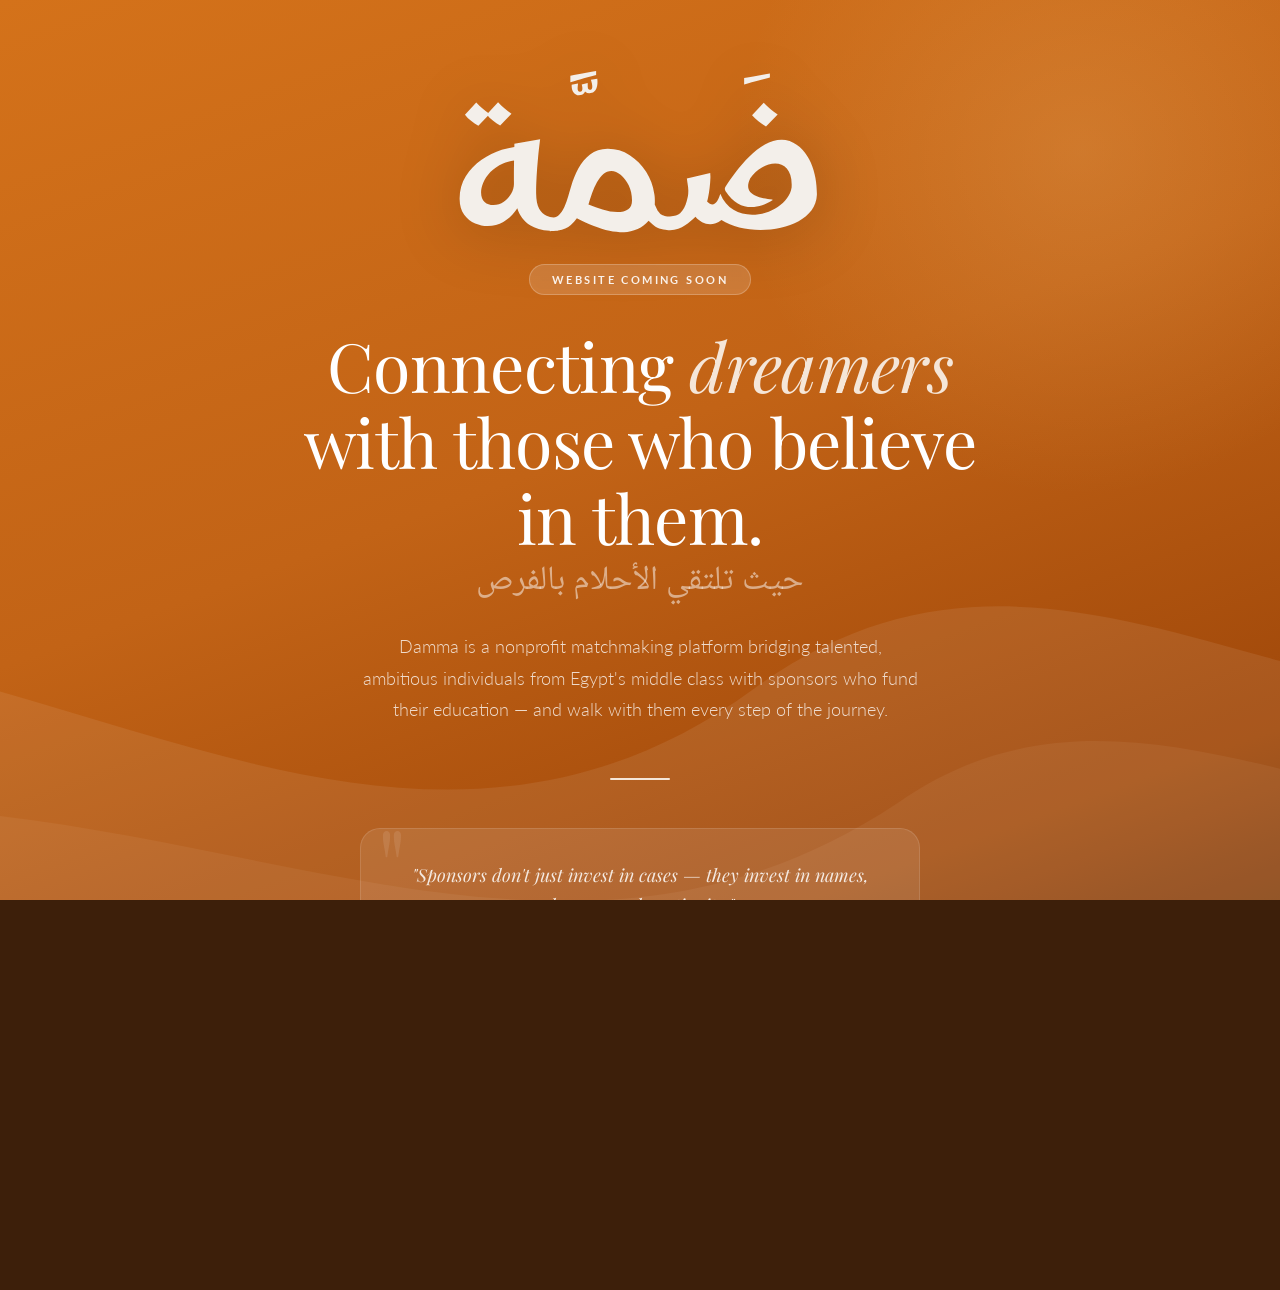
<file: index.html>
<!DOCTYPE html>
<html lang="en">
<head>
<meta charset="UTF-8">
<meta name="viewport" content="width=device-width, initial-scale=1.0">
<meta name="description" content="Damma | ضمة — A nonprofit matchmaking platform connecting Egypt's talented middle class with sponsors. Coming soon.">
<meta property="og:title" content="Damma | ضمة — Coming Soon">
<meta property="og:description" content="A nonprofit matchmaking platform connecting dreamers with those who believe in them. Launching soon.">
<meta property="og:type" content="website">
<meta name="twitter:card" content="summary_large_image">
<link rel="icon" href="assets/branding_material/Final Logo/PNG/Damma - (ar) Logo_2026_Orange.png" type="image/png">
<title>Damma | ضمة — Coming Soon</title>
<link rel="preconnect" href="https://fonts.googleapis.com">
<link href="https://fonts.googleapis.com/css2?family=Playfair+Display:ital,wght@0,400;0,700;1,400&family=Lato:wght@300;400;700&family=Noto+Naskh+Arabic:wght@400;600;700&display=swap" rel="stylesheet">
<link rel="stylesheet" href="assets/css/coming-soon.css">
</head>
<body>

<div class="progress-bar" id="progressBar"></div>

<div class="page">
  <!-- Decorative glow blobs -->
  <div class="glow glow-1"></div>
  <div class="glow glow-2"></div>

  <!-- Wave ribbon decoration (from the deck aesthetic) -->
  <div class="wave-ribbon" aria-hidden="true">
    <svg viewBox="0 0 1440 900" preserveAspectRatio="xMidYMid slice" xmlns="http://www.w3.org/2000/svg">
      <path d="M-100,500 C200,320 500,700 800,480 C1050,300 1250,620 1600,440 L1600,950 L-100,950 Z"
            fill="rgba(245,230,216,0.09)" />
      <path d="M-100,620 C300,440 600,760 900,560 C1100,420 1300,680 1600,520 L1600,950 L-100,950 Z"
            fill="rgba(245,230,216,0.06)" />
    </svg>
  </div>

  <!-- Main content -->
  <div class="content">

    <!-- Logo -->
    <div class="logo-wrap stagger-1">
      <img
        src="assets/branding_material/Final Logo/SVG/Damma - (ar) Logo_2026_White.svg"
        alt="Damma — ضمة"
        class="logo-img"
      />
    </div>

    <!-- Badge -->
    <div class="pill stagger-2">Website Coming Soon</div>

    <!-- Headline -->
    <h1 class="headline stagger-3">
      Connecting <em>dreamers</em><br>with those who believe in them.
    </h1>

    <span class="arabic-sub stagger-3">حيث تلتقي الأحلام بالفرص</span>

    <!-- Tagline -->
    <p class="tagline stagger-4">
      Damma is a nonprofit matchmaking platform bridging talented, ambitious individuals from Egypt's middle class with sponsors who fund their education — and walk with them every step of the journey.
    </p>

    <div class="divider stagger-4"></div>

    <!-- Quote -->
    <div class="quote-block stagger-6">
      <p class="quote-text">
        "Sponsors don't just invest in cases — they invest in names, dreams, and continuity."
      </p>
    </div>

    <!-- Notify -->
    <span class="notify-label stagger-6">Be the first to know when we launch</span>
    <div class="notify-form stagger-6" id="notifyForm">
      <input
        class="notify-input"
        type="email"
        id="emailInput"
        placeholder="your@email.com"
        autocomplete="email"
      />
      <button class="notify-btn" onclick="handleNotify()">Notify Me</button>
    </div>
    <p class="success-msg" id="successMsg">✓ You're on the list — we'll be in touch soon!</p>
    <p class="notify-note stagger-6">100% of platform donations go directly to the dream. No overhead.</p>

  </div>

  <!-- Footer tagline -->
  <div class="page-footer">
    <div class="footer-tagline">مرفوع بالـ ضمة — Elevated by Damma</div>
  </div>

  <!-- Bottom wave like the deck cover -->
  <div class="bottom-wave" aria-hidden="true">
    <svg viewBox="0 0 1440 120" preserveAspectRatio="none" xmlns="http://www.w3.org/2000/svg">
      <path d="M0,60 C360,120 720,0 1080,80 C1260,110 1380,30 1440,60 L1440,120 L0,120 Z"
            fill="rgba(61,31,10,0.35)"/>
      <path d="M0,90 C300,40 600,120 900,70 C1100,30 1300,100 1440,80 L1440,120 L0,120 Z"
            fill="rgba(61,31,10,0.25)"/>
    </svg>
  </div>
</div>

<script src="assets/js/coming-soon.js" defer></script>
</body>
</html>
</file>
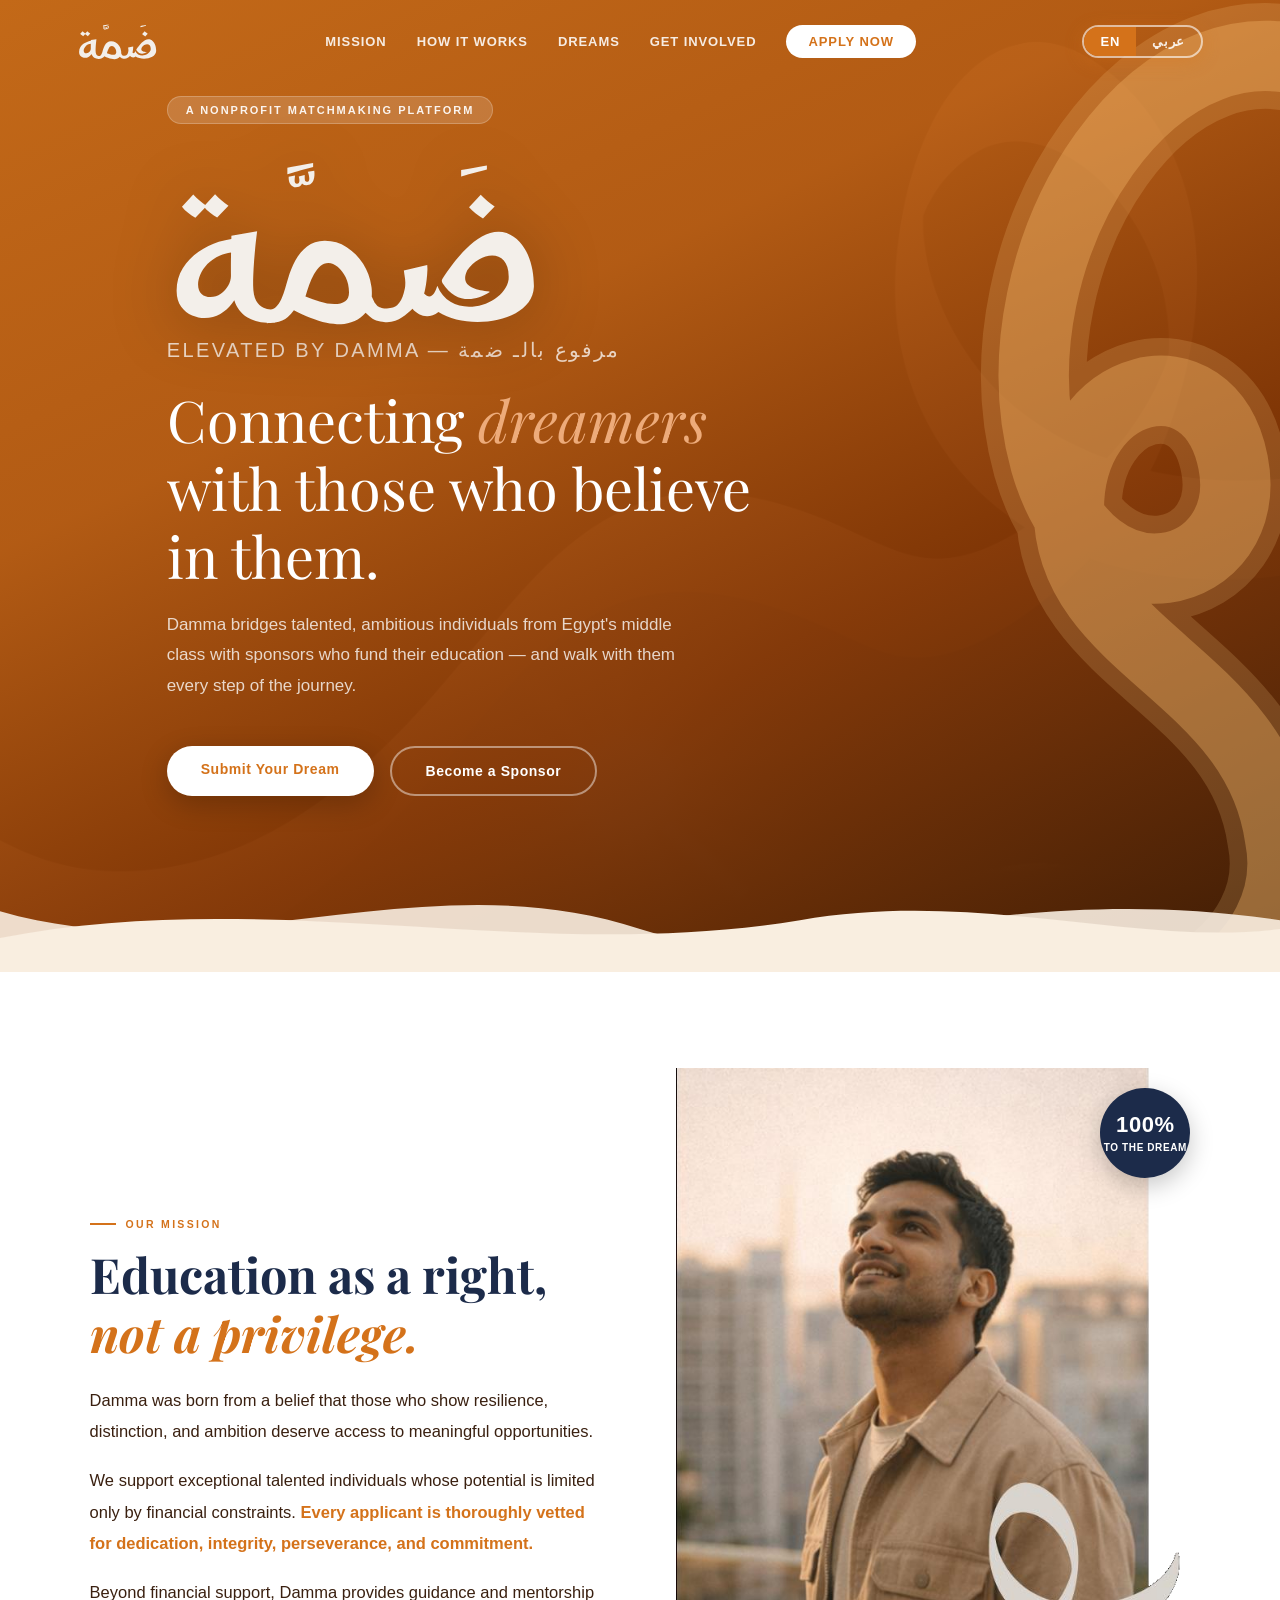
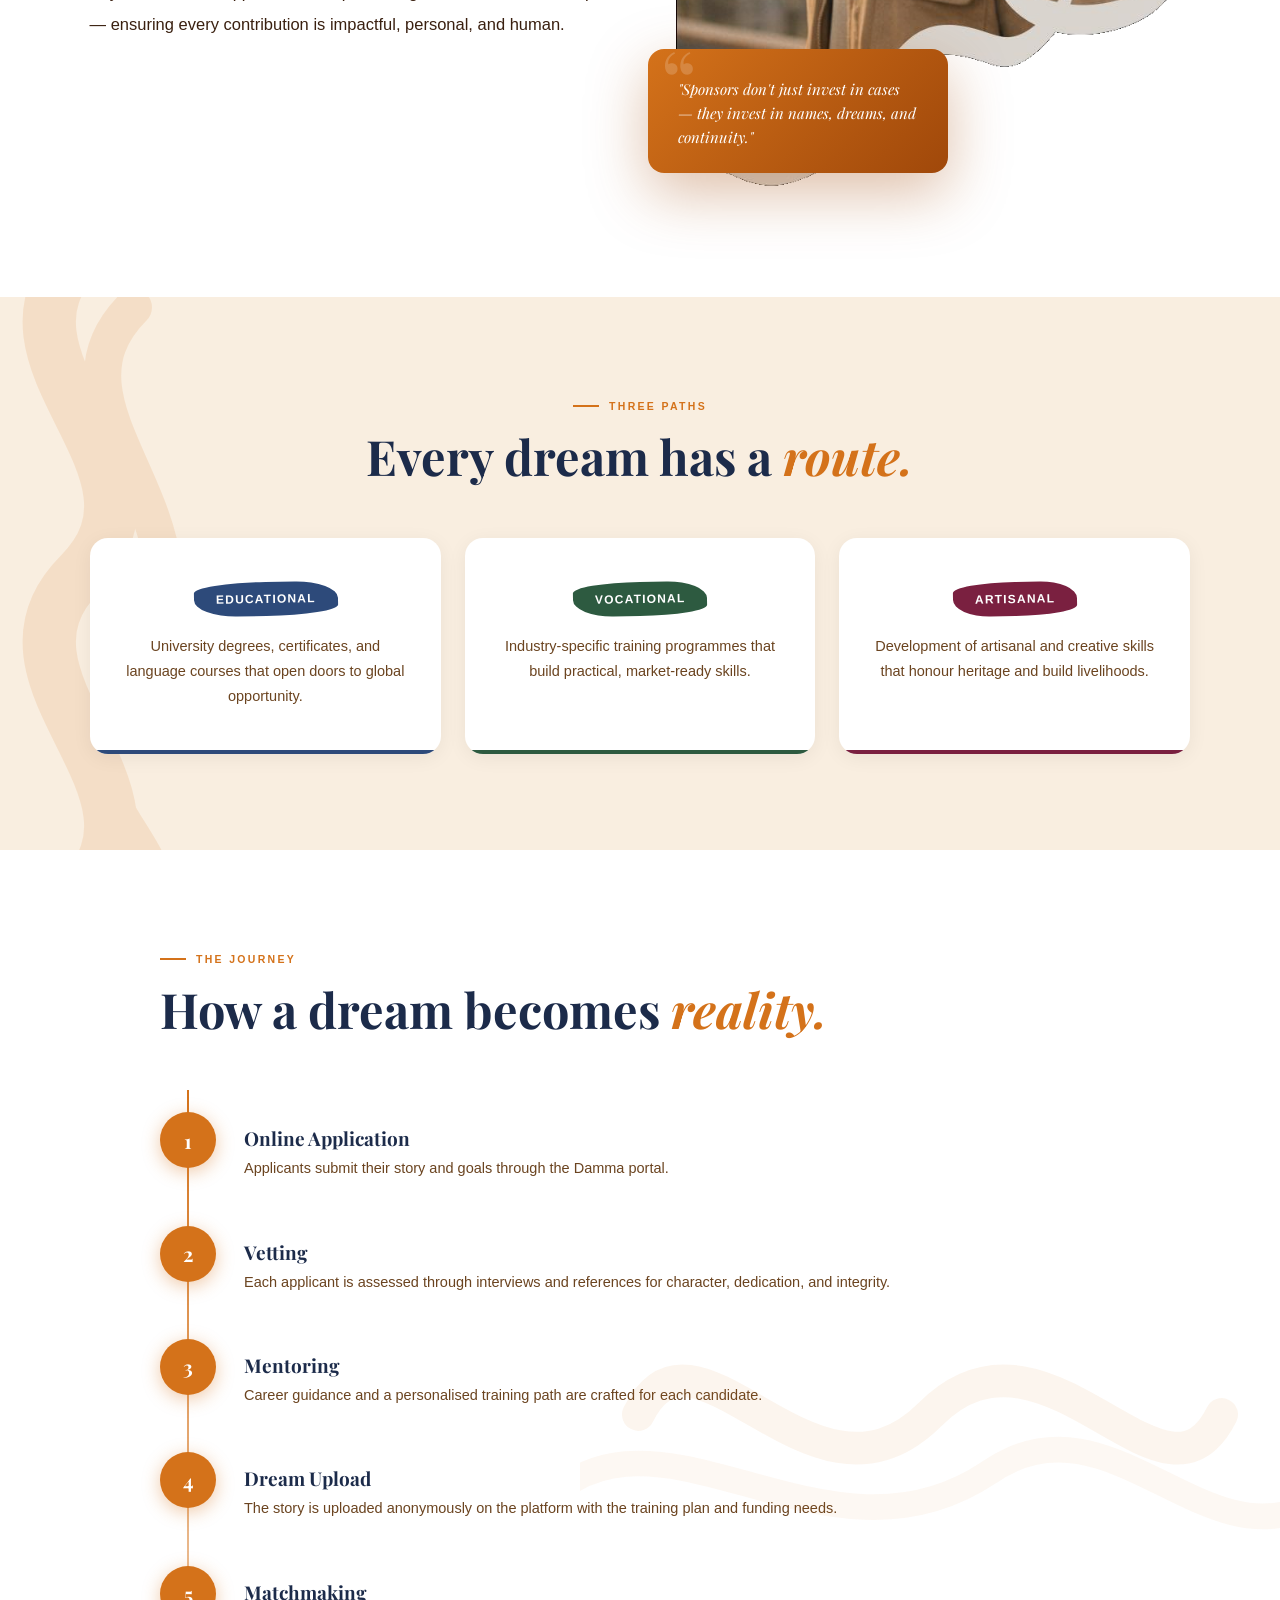
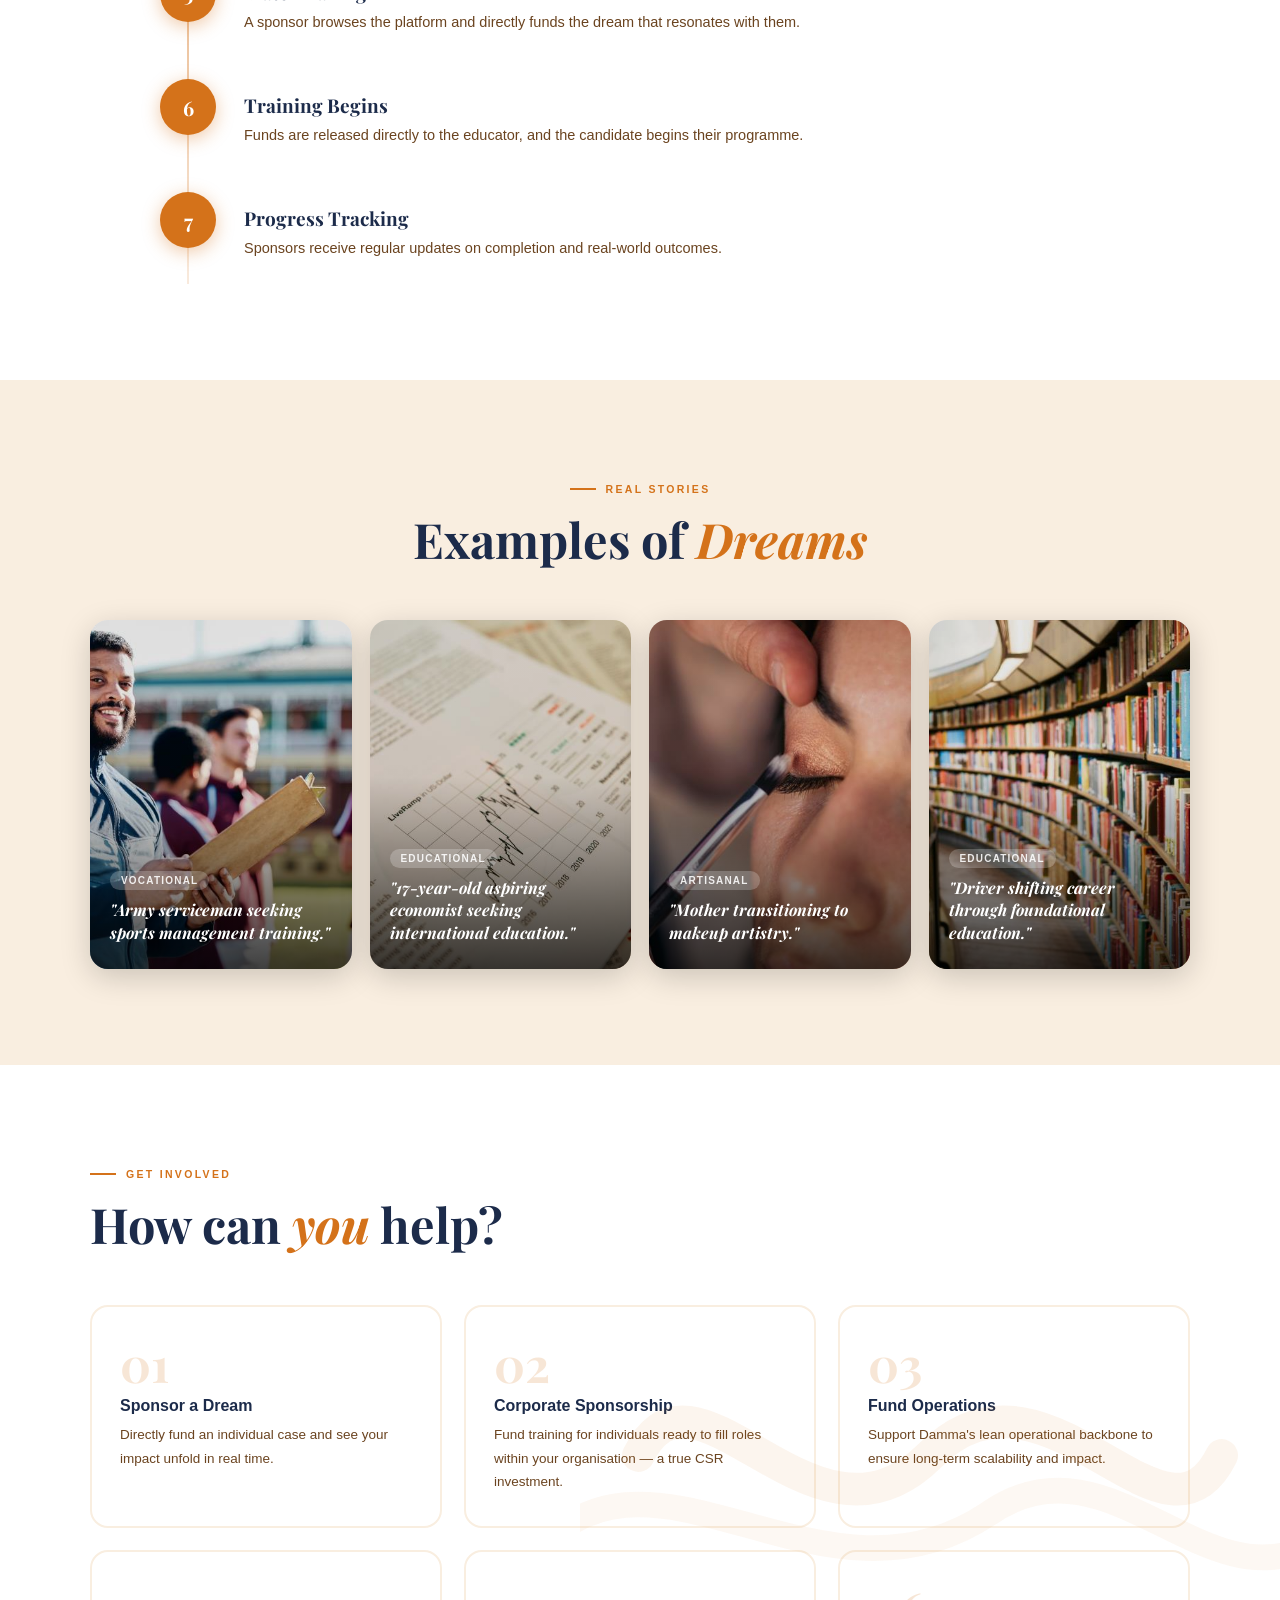
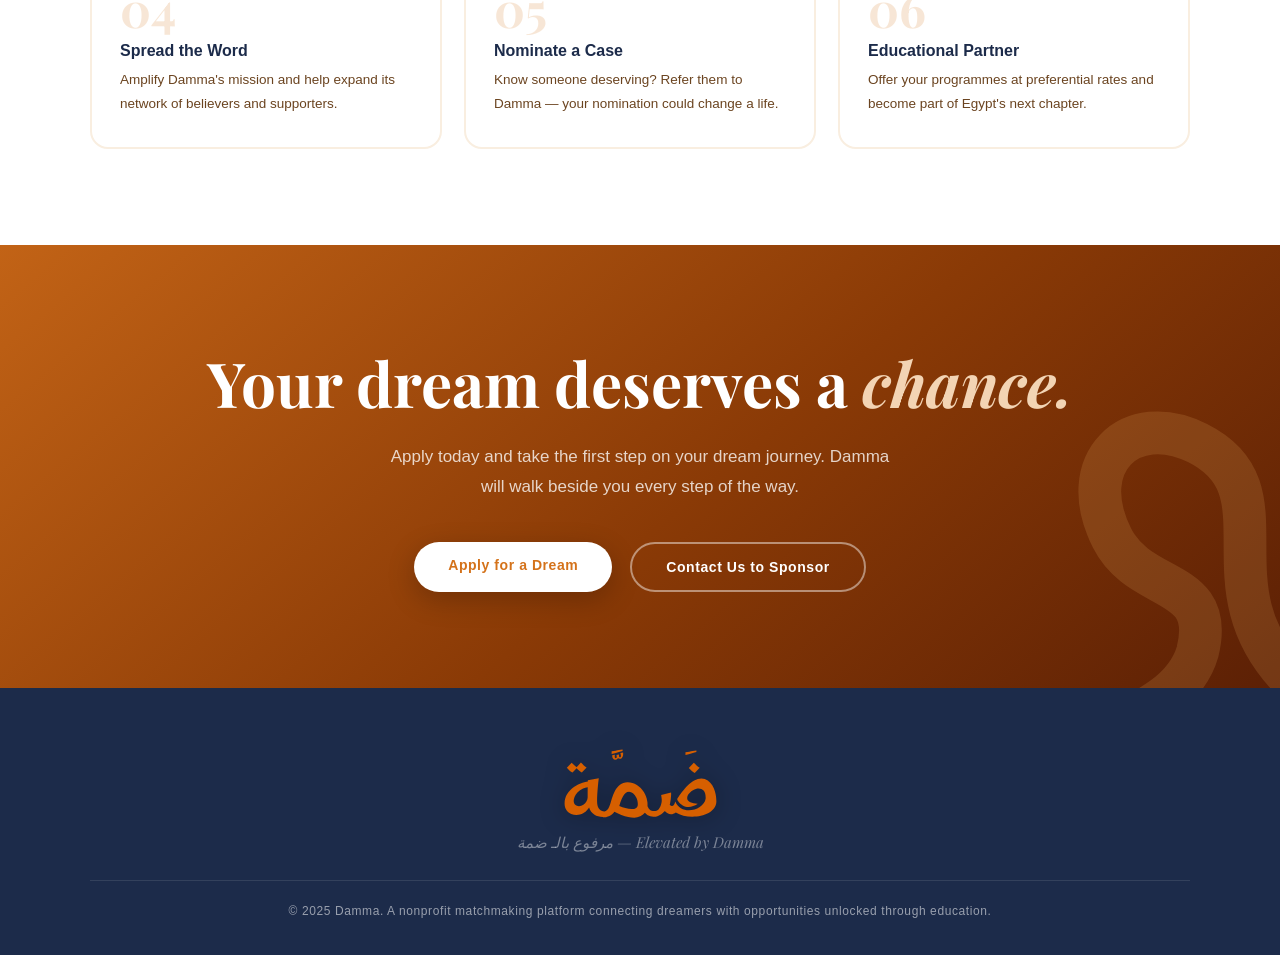
<file: damma.html>
<!DOCTYPE html>
<html lang="en" dir="ltr">
<head>
<meta charset="UTF-8">
<meta name="viewport" content="width=device-width, initial-scale=1.0">
<meta name="description" content="Damma is a nonprofit matchmaking platform connecting Egypt's talented middle class with sponsors who fund their education and walk with them every step of the journey.">
<meta property="og:title" content="Damma | ضمة — Connecting dreamers with those who believe in them">
<meta property="og:description" content="A nonprofit matchmaking platform bridging talented Egyptians with sponsors who fund their education.">
<meta property="og:type" content="website">
<meta name="twitter:card" content="summary_large_image">
<link rel="icon" href="assets/branding_material/Final Logo/PNG/Damma - (ar) Logo_2026_Orange.png" type="image/png">
<title>Damma | ضمة</title>
<link rel="preconnect" href="https://fonts.googleapis.com">
<link href="https://fonts.googleapis.com/css2?family=Candara:wght@400;700&family=Corbel:wght@300;400;700&family=Noto+Naskh+Arabic:wght@400;600;700&family=Playfair+Display:ital,wght@0,400;0,700;1,400&display=swap" rel="stylesheet">
<link rel="stylesheet" href="assets/css/main.css">
</head>
<body>

<div class="scroll-bar" id="sb"></div>

<!-- NAV -->
<nav id="nav">
  <a href="#" class="nav-logo">
    <img src="assets/branding_material/Final Logo/SVG/Damma - (ar) Logo_2026_White.svg" alt="ضمة" class="nav-logo-img nav-logo-white">
    <img src="assets/branding_material/Final Logo/SVG/Damma - (ar) Logo_2026_Orange.svg" alt="ضمة" class="nav-logo-img nav-logo-orange">
  </a>
  <ul class="nav-links">
    <li><a href="#mission"  data-en="Mission"      data-ar="رسالتنا">Mission</a></li>
    <li><a href="#process"  data-en="How It Works"  data-ar="كيف يعمل">How It Works</a></li>
    <li><a href="#dreams"   data-en="Dreams"         data-ar="الأحلام">Dreams</a></li>
    <li><a href="#help"     data-en="Get Involved"   data-ar="شارك معنا">Get Involved</a></li>
    <li><a href="#apply" class="nav-cta" data-en="Apply Now" data-ar="تقدم الآن">Apply Now</a></li>
  </ul>
  <div class="lang-toggle">
    <button class="active" onclick="setLang('en')" id="btn-en">EN</button>
    <button onclick="setLang('ar')" id="btn-ar">عربي</button>
  </div>
</nav>

<!-- ══════════ HERO ══════════ -->
<section class="hero">
  <div class="hero-bg" id="heroBg"></div>
  <div class="hero-orange-wash"></div>

  <!-- Deck-faithful squiggle: big ribbon looping top-right -->
  <svg class="hero-squiggle" viewBox="0 0 600 800" xmlns="http://www.w3.org/2000/svg" preserveAspectRatio="xMaxYMid meet">
    <!-- Main sweeping ribbon from deck slide 1 -->
    <path d="M650,50 C500,-30 350,200 400,380 C440,520 580,480 560,380 C540,280 420,310 420,420 C420,540 580,560 600,700 C620,800 500,900 300,850"
      stroke="rgba(244,180,100,0.55)" stroke-width="60" fill="none" stroke-linecap="round"/>
    <path d="M650,50 C500,-30 350,200 400,380 C440,520 580,480 560,380 C540,280 420,310 420,420 C420,540 580,560 600,700 C620,800 500,900 300,850"
      stroke="rgba(255,210,140,0.25)" stroke-width="90" fill="none" stroke-linecap="round"/>
  </svg>

  <div class="hero-content">
    <span class="hero-pill" data-en="A Nonprofit Matchmaking Platform" data-ar="منصة غير ربحية للتوافق">A Nonprofit Matchmaking Platform</span>

    <img src="assets/branding_material/Final Logo/SVG/Damma - (ar) Logo_2026_White.svg" alt="Damma — ضمة" class="hero-logo-img">
    <span class="hero-tagline" data-en="Elevated by Damma — مرفوع بالـ ضمة" data-ar="مرفوع بالـ ضمة">Elevated by Damma — مرفوع بالـ ضمة</span>

    <h1 data-en="Connecting <em>dreamers</em> with those who believe in them." data-ar="نربط <em>أصحاب الأحلام</em> بمن يؤمن بهم.">Connecting <em>dreamers</em> with those who believe in them.</h1>
    <p data-en="Damma bridges talented, ambitious individuals from Egypt's middle class with sponsors who fund their education — and walk with them every step of the journey." data-ar="ضمة تجمع الأفراد الموهوبين والطموحين من الطبقة المتوسطة المصرية بالرعاة الذين يدعمون تعليمهم ويسيرون معهم في كل خطوة من رحلتهم.">Damma bridges talented, ambitious individuals from Egypt's middle class with sponsors who fund their education — and walk with them every step of the journey.</p>
    <div class="hero-btns">
      <a href="#apply" class="btn-solid" data-en="Submit Your Dream" data-ar="قدّم حلمك">Submit Your Dream</a>
      <a href="#help"  class="btn-ghost" data-en="Become a Sponsor"  data-ar="كن راعياً">Become a Sponsor</a>
    </div>
  </div>

  <div class="hero-wave">
    <svg viewBox="0 0 1440 130" preserveAspectRatio="none" xmlns="http://www.w3.org/2000/svg">
      <path d="M0,60 C240,130 480,0 720,80 C900,140 1100,20 1440,70 L1440,130 L0,130 Z" fill="#F9EEE0" opacity=".9"/>
      <path d="M0,90 C300,30 600,120 900,70 C1100,35 1280,100 1440,80 L1440,130 L0,130 Z" fill="#F9EEE0"/>
    </svg>
  </div>
</section>

<!-- ══════════ MISSION ══════════ -->
<section class="mission" id="mission">
  <div class="mission-inner">
    <div class="mission-text fi">
      <span class="section-eyebrow" data-en="Our Mission" data-ar="رسالتنا">Our Mission</span>
      <h2 class="sec-title" data-en="Education as a right,<br><em>not a privilege.</em>" data-ar="التعليم حق،<br><em>ليس امتيازاً.</em>">Education as a right,<br><em>not a privilege.</em></h2>
      <p data-en="Damma was born from a belief that those who show resilience, distinction, and ambition deserve access to meaningful opportunities." data-ar="وُلدت ضمة من الإيمان بأن من يُظهر مرونةً وتميزاً وطموحاً يستحق الوصول إلى فرص حقيقية.">Damma was born from a belief that those who show resilience, distinction, and ambition deserve access to meaningful opportunities.</p>
      <p data-en="We support exceptional talented individuals whose potential is limited only by financial constraints. <strong>Every applicant is thoroughly vetted for dedication, integrity, perseverance, and commitment.</strong>" data-ar="نخدم الطبقة المتوسطة المصرية — أفراد موهوبون لا يحدّ إمكاناتهم سوى القيود المالية. <strong>كل متقدم يخضع لتدقيق شامل في التفاني والنزاهة والمثابرة والالتزام.</strong>">We support exceptional talented individuals whose potential is limited only by financial constraints. <strong>Every applicant is thoroughly vetted for dedication, integrity, perseverance, and commitment.</strong></p>
      <p data-en="Beyond financial support, Damma provides guidance and mentorship — ensuring every contribution is impactful, personal, and human." data-ar="تتجاوز ضمة الدعم المالي لتوفير التوجيه والإرشاد — مما يضمن أن كل مساهمة مؤثرة وشخصية وإنسانية.">Beyond financial support, Damma provides guidance and mentorship — ensuring every contribution is impactful, personal, and human.</p>
    </div>
    <div class="mission-visual fi">
      <div class="mission-img-wrap">
        <img id="missionImg" src="assets/images/mission.png" alt="Empowering Egypt's Middle Class">
        <!-- Squiggle overlay matching deck slide 4 -->
      </div>
      <div class="trust-pill">
        <span class="big">100%</span>
        <span data-en="to the Dream" data-ar="للحلم">to the Dream</span>
      </div>
      <div class="quote-card">
        <blockquote data-en='"Sponsors don't just invest in cases — they invest in names, dreams, and continuity."'
                    data-ar='"الرعاة لا يستثمرون في حالات فحسب — بل يستثمرون في أسماء وأحلام واستمرارية."'>"Sponsors don't just invest in cases — they invest in names, dreams, and continuity."</blockquote>
      </div>
    </div>
  </div>
</section>

<!-- ══════════ ROUTES ══════════ -->
<section class="routes" id="routes">
  <!-- Big squiggle left background like slide 6 -->
  <svg class="routes-squiggle-left" viewBox="0 0 300 600" xmlns="http://www.w3.org/2000/svg">
    <path d="M150,0 C50,100 250,200 150,300 C50,400 250,500 150,600" stroke="#D4721A" stroke-width="50" fill="none" stroke-linecap="round"/>
    <path d="M200,50 C100,150 300,250 200,400 C100,520 280,560 200,650" stroke="#D4721A" stroke-width="35" fill="none" stroke-linecap="round"/>
  </svg>
  <div class="routes-inner">
    <div style="text-align:center" class="fi">
      <span class="section-eyebrow" data-en="Three Paths" data-ar="ثلاثة مسارات">Three Paths</span>
      <h2 class="sec-title" data-en="Every dream has a <em>route.</em>" data-ar="لكل حلم <em>مسار.</em>">Every dream has a <em>route.</em></h2>
    </div>
    <div class="routes-grid">
      <div class="route-card edu fi">
        <span class="route-splash" data-en="EDUCATIONAL" data-ar="تعليمي">EDUCATIONAL</span>
        <p data-en="University degrees, certificates, and language courses that open doors to global opportunity." data-ar="درجات جامعية وشهادات ودورات لغوية تفتح أبواب الفرص العالمية.">University degrees, certificates, and language courses that open doors to global opportunity.</p>
      </div>
      <div class="route-card voc fi">
        <span class="route-splash" data-en="VOCATIONAL" data-ar="مهني">VOCATIONAL</span>
        <p data-en="Industry-specific training programmes that build practical, market-ready skills." data-ar="برامج تدريبية متخصصة تبني مهارات عملية جاهزة لسوق العمل.">Industry-specific training programmes that build practical, market-ready skills.</p>
      </div>
      <div class="route-card art fi">
        <span class="route-splash" data-en="ARTISANAL" data-ar="حرفي">ARTISANAL</span>
        <p data-en="Development of artisanal and creative skills that honour heritage and build livelihoods." data-ar="تنمية المهارات الحرفية والإبداعية التي تُعزز التراث وتبني سبل العيش.">Development of artisanal and creative skills that honour heritage and build livelihoods.</p>
      </div>
    </div>
  </div>
</section>

<!-- ══════════ PROCESS ══════════ -->
<section class="process squiggle-bg" id="process">
  <div class="process-inner">
    <div class="fi">
      <span class="section-eyebrow" data-en="The Journey" data-ar="الرحلة">The Journey</span>
      <h2 class="sec-title" data-en="How a dream becomes <em>reality.</em>" data-ar="كيف يصبح الحلم <em>حقيقةً.</em>">How a dream becomes <em>reality.</em></h2>
    </div>
    <div class="steps">
      <div class="step fi"><div class="step-num">1</div><div class="step-body"><h4 data-en="Online Application" data-ar="التقديم الإلكتروني">Online Application</h4><p data-en="Applicants submit their story and goals through the Damma portal." data-ar="يقدّم المتقدمون قصتهم وأهدافهم عبر بوابة ضمة.">Applicants submit their story and goals through the Damma portal.</p></div></div>
      <div class="step fi"><div class="step-num">2</div><div class="step-body"><h4 data-en="Vetting" data-ar="الفحص والتدقيق">Vetting</h4><p data-en="Each applicant is assessed through interviews and references for character, dedication, and integrity." data-ar="يُقيَّم كل متقدم من خلال مقابلات ومراجع للشخصية والتفاني والنزاهة.">Each applicant is assessed through interviews and references for character, dedication, and integrity.</p></div></div>
      <div class="step fi"><div class="step-num">3</div><div class="step-body"><h4 data-en="Mentoring" data-ar="الإرشاد والتوجيه">Mentoring</h4><p data-en="Career guidance and a personalised training path are crafted for each candidate." data-ar="يُوضع توجيه مهني ومسار تدريبي مخصص لكل مرشح.">Career guidance and a personalised training path are crafted for each candidate.</p></div></div>
      <div class="step fi"><div class="step-num">4</div><div class="step-body"><h4 data-en="Dream Upload" data-ar="رفع الحلم">Dream Upload</h4><p data-en="The story is uploaded anonymously on the platform with the training plan and funding needs." data-ar="تُرفع القصة بشكل مجهول على المنصة مع خطة التدريب واحتياجات التمويل.">The story is uploaded anonymously on the platform with the training plan and funding needs.</p></div></div>
      <div class="step fi"><div class="step-num">5</div><div class="step-body"><h4 data-en="Matchmaking" data-ar="التوافق">Matchmaking</h4><p data-en="A sponsor browses the platform and directly funds the dream that resonates with them." data-ar="يتصفح الراعي المنصة ويموّل مباشرةً الحلم الذي يلمس قلبه.">A sponsor browses the platform and directly funds the dream that resonates with them.</p></div></div>
      <div class="step fi"><div class="step-num">6</div><div class="step-body"><h4 data-en="Training Begins" data-ar="بدء التدريب">Training Begins</h4><p data-en="Funds are released directly to the educator, and the candidate begins their programme." data-ar="تُحوَّل الأموال مباشرةً إلى المعلم، ويبدأ المرشح برنامجه.">Funds are released directly to the educator, and the candidate begins their programme.</p></div></div>
      <div class="step fi"><div class="step-num">7</div><div class="step-body"><h4 data-en="Progress Tracking" data-ar="متابعة التقدم">Progress Tracking</h4><p data-en="Sponsors receive regular updates on completion and real-world outcomes." data-ar="يتلقى الرعاة تحديثات منتظمة حول الإنجاز والنتائج الفعلية.">Sponsors receive regular updates on completion and real-world outcomes.</p></div></div>
    </div>
  </div>
</section>

<!-- ══════════ DREAMS ══════════ -->
<section class="dreams" id="dreams">
  <div class="dreams-inner">
    <div style="text-align:center" class="fi">
      <span class="section-eyebrow" data-en="Real Stories" data-ar="قصص حقيقية">Real Stories</span>
      <h2 class="sec-title" data-en="Examples of <em>Dreams</em>" data-ar="أمثلة على <em>الأحلام</em>">Examples of <em>Dreams</em></h2>
    </div>
    <div class="dreams-grid">
      <div class="dream-card fi">
        <div class="dream-card-img" id="dream1img"></div>
        <div class="dream-card-overlay"></div>
        <div class="dream-card-inner">
          <span class="dream-tag" data-en="Vocational" data-ar="مهني">Vocational</span>
          <h4 data-en='"Army serviceman seeking sports management training."' data-ar='"عسكري يسعى للحصول على تدريب في إدارة الرياضة."'>"Army serviceman seeking sports management training."</h4>
        </div>
      </div>
      <div class="dream-card fi">
        <div class="dream-card-img" id="dream2img"></div>
        <div class="dream-card-overlay"></div>
        <div class="dream-card-inner">
          <span class="dream-tag" data-en="Educational" data-ar="تعليمي">Educational</span>
          <h4 data-en='"17-year-old aspiring economist seeking international education."' data-ar='"طالب يبلغ 17 عاماً يطمح لأن يصبح اقتصادياً."'>"17-year-old aspiring economist seeking international education."</h4>
        </div>
      </div>
      <div class="dream-card fi">
        <div class="dream-card-img" id="dream3img"></div>
        <div class="dream-card-overlay"></div>
        <div class="dream-card-inner">
          <span class="dream-tag" data-en="Artisanal" data-ar="حرفي">Artisanal</span>
          <h4 data-en='"Mother transitioning to makeup artistry."' data-ar='"أم تسعى للانتقال إلى مجال فن المكياج."'>"Mother transitioning to makeup artistry."</h4>
        </div>
      </div>
      <div class="dream-card fi">
        <div class="dream-card-img" id="dream4img"></div>
        <div class="dream-card-overlay"></div>
        <div class="dream-card-inner">
          <span class="dream-tag" data-en="Educational" data-ar="تعليمي">Educational</span>
          <h4 data-en='"Driver shifting career through foundational education."' data-ar='"سائق يغيّر مساره المهني من خلال التعليم الأساسي."'>"Driver shifting career through foundational education."</h4>
        </div>
      </div>
    </div>
  </div>
</section>

<!-- ══════════ HELP ══════════ -->
<section class="sponsors squiggle-bg" id="help">
  <div class="sponsors-inner">
    <div class="fi">
      <span class="section-eyebrow" data-en="Get Involved" data-ar="شارك معنا">Get Involved</span>
      <h2 class="sec-title" data-en="How can <em>you</em> help?" data-ar="كيف يمكنك <em>المساعدة؟</em>">How can <em>you</em> help?</h2>
    </div>
    <div class="help-grid">
      <div class="help-card fi"><div class="help-num">01</div><h4 data-en="Sponsor a Dream" data-ar="ارعَ حلماً">Sponsor a Dream</h4><p data-en="Directly fund an individual case and see your impact unfold in real time." data-ar="موّل مباشرةً حالة فردية وشاهد أثرك يتجلى في الوقت الفعلي.">Directly fund an individual case and see your impact unfold in real time.</p></div>
      <div class="help-card fi"><div class="help-num">02</div><h4 data-en="Corporate Sponsorship" data-ar="رعاية مؤسسية">Corporate Sponsorship</h4><p data-en="Fund training for individuals ready to fill roles within your organisation — a true CSR investment." data-ar="موّل تدريب أفراد مستعدين لشغل أدوار في مؤسستك — استثمار حقيقي في المسؤولية الاجتماعية.">Fund training for individuals ready to fill roles within your organisation — a true CSR investment.</p></div>
      <div class="help-card fi"><div class="help-num">03</div><h4 data-en="Fund Operations" data-ar="دعم العمليات">Fund Operations</h4><p data-en="Support Damma's lean operational backbone to ensure long-term scalability and impact." data-ar="ادعم الهيكل التشغيلي المُحكم لضمة لضمان الاستدامة والتأثير طويل الأمد.">Support Damma's lean operational backbone to ensure long-term scalability and impact.</p></div>
      <div class="help-card fi"><div class="help-num">04</div><h4 data-en="Spread the Word" data-ar="انشر الكلمة">Spread the Word</h4><p data-en="Amplify Damma's mission and help expand its network of believers and supporters." data-ar="وسّع نطاق رسالة ضمة وساعد في توسيع شبكة المؤمنين بها والداعمين لها.">Amplify Damma's mission and help expand its network of believers and supporters.</p></div>
      <div class="help-card fi"><div class="help-num">05</div><h4 data-en="Nominate a Case" data-ar="رشّح حالة">Nominate a Case</h4><p data-en="Know someone deserving? Refer them to Damma — your nomination could change a life." data-ar="تعرف شخصاً يستحق؟ رشّحه لضمة — ترشيحك قد يغيّر حياته.">Know someone deserving? Refer them to Damma — your nomination could change a life.</p></div>
      <div class="help-card fi"><div class="help-num">06</div><h4 data-en="Educational Partner" data-ar="شريك تعليمي">Educational Partner</h4><p data-en="Offer your programmes at preferential rates and become part of Egypt's next chapter." data-ar="قدّم برامجك بأسعار تفضيلية وكن جزءاً من الفصل القادم من مسيرة مصر.">Offer your programmes at preferential rates and become part of Egypt's next chapter.</p></div>
    </div>
  </div>
</section>

<!-- ══════════ APPLY CTA ══════════ -->
<section class="apply-cta" id="apply">
  <!-- Squiggle bottom-right like slide 13 -->
  <svg class="cta-squiggle" viewBox="0 0 400 400" xmlns="http://www.w3.org/2000/svg">
    <path d="M350,350 C250,250 350,150 250,100 C180,65 120,120 160,200 C190,260 270,240 250,320 C230,390 120,400 80,450" stroke="rgba(255,200,120,0.8)" stroke-width="45" fill="none" stroke-linecap="round"/>
  </svg>
  <h2 class="fi" data-en="Your dream deserves a <em>chance.</em>" data-ar="حلمك يستحق <em>فرصة.</em>">Your dream deserves a <em>chance.</em></h2>
  <p class="fi" data-en="Apply today and take the first step on your dream journey. Damma will walk beside you every step of the way." data-ar="تقدّم اليوم واخطُ الخطوة الأولى في رحلة حلمك. ستسير ضمة إلى جانبك في كل خطوة.">Apply today and take the first step on your dream journey. Damma will walk beside you every step of the way.</p>
  <div class="cta-btns fi">
    <a href="mailto:apply@damma.org" class="btn-solid" data-en="Apply for a Dream" data-ar="تقدّم لحلم">Apply for a Dream</a>
    <a href="mailto:sponsor@damma.org" class="btn-ghost" data-en="Contact Us to Sponsor" data-ar="تواصل معنا للرعاية">Contact Us to Sponsor</a>
  </div>
</section>

<!-- FOOTER -->
<footer>
  <img src="assets/branding_material/Final Logo/SVG/Damma - (ar) Logo_2026_Orange.svg" alt="Damma — ضمة" class="footer-logo-ar">
  <div class="footer-sub" data-en="مرفوع بالـ ضمة — Elevated by Damma" data-ar="مرفوع بالـ ضمة">مرفوع بالـ ضمة — Elevated by Damma</div>
  <hr>
  <small data-en="© 2025 Damma. A nonprofit matchmaking platform connecting dreamers with opportunities unlocked through education." data-ar="© 2025 ضمة. منصة غير ربحية لتوافق الأحلام مع فرص التعليم.">© 2025 Damma. A nonprofit matchmaking platform connecting dreamers with opportunities unlocked through education.</small>
</footer>

<script src="assets/js/main.js" defer></script>
</body>
</html>
</file>
<file: assets/css/coming-soon.css>
*, *::before, *::after { margin: 0; padding: 0; box-sizing: border-box; }

  :root {
    --orange:       #D4721A;
    --orange-mid:   #C26316;
    --orange-deep:  #A0480A;
    --orange-dark:  #3D1F0A;
    --orange-light: #E8956A;
    --orange-pale:  #F5E6D8;
    --cream:        #FDF6EE;
    --navy:         #1A2340;
    --white:        #ffffff;
  }

  html, body {
    height: 100%;
    font-family: 'Lato', sans-serif;
    overflow-x: hidden;
    background: var(--orange-dark);
  }

  /* ─── WAVE BACKGROUND ─── */
  .page {
    min-height: 100vh;
    background: linear-gradient(160deg, var(--orange) 0%, var(--orange-mid) 38%, var(--orange-deep) 68%, var(--orange-dark) 100%);
    display: flex;
    flex-direction: column;
    align-items: center;
    justify-content: center;
    position: relative;
    overflow: hidden;
    padding: 60px 24px 40px;
  }

  /* Decorative wave ribbon like the deck */
  .wave-ribbon {
    position: absolute;
    pointer-events: none;
    inset: 0;
    z-index: 0;
  }
  .wave-ribbon svg {
    width: 100%;
    height: 100%;
  }

  /* Glow blobs */
  .glow {
    position: absolute;
    border-radius: 50%;
    pointer-events: none;
    z-index: 0;
  }
  .glow-1 {
    width: 700px; height: 700px;
    background: radial-gradient(circle, rgba(255,210,140,0.18) 0%, transparent 70%);
    top: -200px; right: -150px;
  }
  .glow-2 {
    width: 500px; height: 500px;
    background: radial-gradient(circle, rgba(255,180,80,0.13) 0%, transparent 70%);
    bottom: -180px; left: -100px;
  }

  /* ─── CONTENT WRAPPER ─── */
  .content {
    position: relative;
    z-index: 2;
    display: flex;
    flex-direction: column;
    align-items: center;
    text-align: center;
    max-width: 720px;
    width: 100%;
    gap: 0;
    animation: fadeUp 1.1s cubic-bezier(0.22,1,0.36,1) both;
  }

  /* ─── LOGO ─── */
  .logo-wrap {
    margin-bottom: 28px;
  }
  .logo-img {
    width: clamp(200px, 40vw, 380px);
    filter: drop-shadow(0 6px 32px rgba(0,0,0,0.22));
    display: block;
    margin: 0 auto;
    animation: logoFloat 6s ease-in-out infinite;
  }

  /* ─── COMING SOON PILL ─── */
  .pill {
    display: inline-block;
    background: rgba(255,255,255,0.14);
    backdrop-filter: blur(10px);
    border: 1px solid rgba(255,255,255,0.22);
    color: rgba(255,255,255,0.9);
    font-size: 11px;
    font-weight: 700;
    letter-spacing: 0.22em;
    text-transform: uppercase;
    padding: 8px 22px;
    border-radius: 40px;
    margin-bottom: 32px;
  }

  /* ─── HEADLINE ─── */
  .headline {
    font-family: 'Playfair Display', serif;
    font-size: clamp(32px, 5.5vw, 68px);
    font-weight: 400;
    color: var(--white);
    line-height: 1.12;
    margin-bottom: 10px;
    letter-spacing: -0.01em;
  }
  .headline em {
    font-style: italic;
    color: var(--orange-pale);
  }

  /* ─── ARABIC SUB ─── */
  .arabic-sub {
    font-family: 'Noto Naskh Arabic', serif;
    font-size: clamp(20px, 3vw, 34px);
    color: rgba(255,255,255,0.5);
    line-height: 1;
    margin-bottom: 32px;
    direction: rtl;
  }

  /* ─── TAGLINE ─── */
  .tagline {
    font-size: clamp(15px, 2vw, 18px);
    font-weight: 300;
    color: rgba(255,255,255,0.78);
    line-height: 1.75;
    max-width: 560px;
    margin-bottom: 52px;
  }

  /* ─── DIVIDER ─── */
  .divider {
    width: 60px;
    height: 2px;
    background: var(--orange-pale);
    opacity: 0.5;
    margin: 0 auto 48px;
    border-radius: 2px;
  }

  /* ─── PILLARS ─── */
  .pillars {
    display: flex;
    gap: 20px;
    justify-content: center;
    flex-wrap: wrap;
    margin-bottom: 56px;
    width: 100%;
  }
  .pillar {
    background: rgba(255,255,255,0.1);
    backdrop-filter: blur(12px);
    border: 1px solid rgba(255,255,255,0.15);
    border-radius: 20px;
    padding: 28px 24px;
    flex: 1;
    min-width: 160px;
    max-width: 210px;
    transition: all 0.35s ease;
    cursor: default;
  }
  .pillar:hover {
    background: rgba(255,255,255,0.17);
    transform: translateY(-5px);
    box-shadow: 0 16px 48px rgba(0,0,0,0.2);
  }
  .pillar-icon {
    font-size: 32px;
    margin-bottom: 12px;
    display: block;
  }
  .pillar-title {
    font-family: 'Playfair Display', serif;
    font-size: 16px;
    font-weight: 700;
    color: var(--white);
    margin-bottom: 6px;
  }
  .pillar-desc {
    font-size: 13px;
    color: rgba(255,255,255,0.65);
    line-height: 1.55;
  }

  /* ─── NOTIFY FORM ─── */
  .notify-label {
    font-size: 12px;
    font-weight: 700;
    letter-spacing: 0.15em;
    text-transform: uppercase;
    color: rgba(255,255,255,0.6);
    margin-bottom: 14px;
    display: block;
  }
  .notify-form {
    display: flex;
    gap: 0;
    max-width: 440px;
    width: 100%;
    margin: 0 auto 16px;
    border-radius: 50px;
    overflow: hidden;
    box-shadow: 0 10px 40px rgba(0,0,0,0.25);
  }
  .notify-input {
    flex: 1;
    background: rgba(255,255,255,0.95);
    border: none;
    outline: none;
    padding: 16px 22px;
    font-family: 'Lato', sans-serif;
    font-size: 14px;
    color: var(--orange-dark);
  }
  .notify-input::placeholder { color: rgba(61,31,10,0.45); }
  .notify-btn {
    background: var(--navy);
    color: white;
    border: none;
    padding: 16px 28px;
    font-family: 'Lato', sans-serif;
    font-size: 13px;
    font-weight: 700;
    letter-spacing: 0.06em;
    text-transform: uppercase;
    cursor: pointer;
    transition: background 0.3s;
    white-space: nowrap;
  }
  .notify-btn:hover { background: #2c3b63; }

  .notify-note {
    font-size: 12px;
    color: rgba(255,255,255,0.42);
    letter-spacing: 0.04em;
    margin-bottom: 56px;
  }

  /* ─── QUOTE ─── */
  .quote-block {
    background: rgba(255,255,255,0.09);
    border: 1px solid rgba(255,255,255,0.12);
    border-radius: 20px;
    padding: 32px 36px;
    max-width: 560px;
    margin: 0 auto 56px;
    position: relative;
  }
  .quote-block::before {
    content: '"';
    font-family: 'Playfair Display', serif;
    font-size: 100px;
    color: rgba(255,255,255,0.1);
    position: absolute;
    top: -16px; left: 16px;
    line-height: 1;
  }
  .quote-text {
    font-family: 'Playfair Display', serif;
    font-size: clamp(15px, 2vw, 18px);
    font-style: italic;
    color: rgba(255,255,255,0.85);
    line-height: 1.65;
    position: relative;
    z-index: 1;
  }

  /* ─── CONTACT LINKS ─── */
  .contact-row {
    display: flex;
    gap: 16px;
    justify-content: center;
    flex-wrap: wrap;
    margin-bottom: 0;
  }
  .contact-link {
    display: inline-flex;
    align-items: center;
    gap: 8px;
    padding: 12px 24px;
    border-radius: 40px;
    text-decoration: none;
    font-size: 13px;
    font-weight: 700;
    letter-spacing: 0.05em;
    transition: all 0.3s;
  }
  .contact-link.primary {
    background: var(--white);
    color: var(--orange);
  }
  .contact-link.primary:hover {
    background: var(--orange-pale);
    transform: translateY(-2px);
    box-shadow: 0 8px 24px rgba(0,0,0,0.18);
  }
  .contact-link.ghost {
    background: transparent;
    color: rgba(255,255,255,0.75);
    border: 1.5px solid rgba(255,255,255,0.35);
  }
  .contact-link.ghost:hover {
    background: rgba(255,255,255,0.1);
    color: white;
    border-color: rgba(255,255,255,0.6);
    transform: translateY(-2px);
  }

  /* ─── FOOTER ─── */
  .page-footer {
    position: relative;
    z-index: 2;
    margin-top: 56px;
    text-align: center;
  }
  .footer-tagline {
    font-family: 'Playfair Display', serif;
    font-size: 15px;
    font-style: italic;
    color: rgba(255,255,255,0.38);
    letter-spacing: 0.04em;
  }

  /* ─── BOTTOM WAVE ─── */
  .bottom-wave {
    position: absolute;
    bottom: 0; left: 0; right: 0;
    pointer-events: none;
    z-index: 1;
  }
  .bottom-wave svg { display: block; }

  /* ─── SCROLL PROGRESS ─── */
  .progress-bar {
    position: fixed;
    top: 0; left: 0;
    height: 3px;
    background: var(--orange-pale);
    z-index: 999;
    width: 0;
    transition: width 0.15s;
  }

  /* ─── ANIMATIONS ─── */
  @keyframes fadeUp {
    from { opacity: 0; transform: translateY(40px); }
    to   { opacity: 1; transform: translateY(0); }
  }
  @keyframes logoFloat {
    0%, 100% { transform: translateY(0); }
    50%       { transform: translateY(-10px); }
  }
  .stagger-1 { animation: fadeUp 0.9s 0.1s cubic-bezier(0.22,1,0.36,1) both; }
  .stagger-2 { animation: fadeUp 0.9s 0.25s cubic-bezier(0.22,1,0.36,1) both; }
  .stagger-3 { animation: fadeUp 0.9s 0.4s cubic-bezier(0.22,1,0.36,1) both; }
  .stagger-4 { animation: fadeUp 0.9s 0.55s cubic-bezier(0.22,1,0.36,1) both; }
  .stagger-5 { animation: fadeUp 0.9s 0.7s cubic-bezier(0.22,1,0.36,1) both; }
  .stagger-6 { animation: fadeUp 0.9s 0.85s cubic-bezier(0.22,1,0.36,1) both; }
  .stagger-7 { animation: fadeUp 0.9s 1.0s cubic-bezier(0.22,1,0.36,1) both; }

  /* ─── RESPONSIVE ─── */
  @media (max-width: 600px) {
    .pillars { gap: 12px; }
    .pillar { min-width: 130px; padding: 22px 16px; }
    .notify-form { flex-direction: column; border-radius: 16px; }
    .notify-input { border-radius: 16px 16px 0 0; padding: 14px 18px; }
    .notify-btn { border-radius: 0 0 16px 16px; padding: 14px 18px; }
    .quote-block { padding: 24px 20px; }
    .contact-row { flex-direction: column; align-items: center; }
  }

  /* Success message */
  .success-msg {
    display: none;
    color: rgba(255,255,255,0.9);
    font-size: 14px;
    font-weight: 600;
    letter-spacing: 0.05em;
    margin-bottom: 12px;
  }
</file>
<file: assets/css/main.css>
/* ── BRAND TOKENS ── */
:root {
  --orange:        #D4721A;
  --orange-mid:    #C26316;
  --orange-deep:   #A0480A;
  --orange-light:  #E8956A;
  --orange-tint:   #EDAB7A;
  --cream-bg:      #F9EEE0;   /* exact deck interior bg */
  --cream-light:   #FDF6EC;
  --navy:          #1C2B4A;
  --brown-dark:    #5C2D0A;
  --text-dark:     #3A2010;
  --text-mid:      #6B4420;
  --text-light:    #A07050;
  --white:         #FFFFFF;
  --squiggle-bg:   rgba(212,114,26,0.13);
}

* { margin:0; padding:0; box-sizing:border-box; }
html { scroll-behavior:smooth; }

body {
  font-family: 'Corbel', 'Segoe UI', sans-serif;
  background: var(--cream-bg);
  color: var(--text-dark);
  overflow-x: hidden;
}
body.ar { font-family: 'Noto Naskh Arabic', serif; direction: rtl; }

/* ── SCROLL BAR ── */
.scroll-bar {
  position:fixed; top:0; left:0; height:3px;
  background: var(--orange); z-index:9999; transition:width .1s;
}

/* ── LANG TOGGLE ── */
.lang-toggle {
  display:flex; border-radius:30px; overflow:hidden;
  border:2px solid rgba(255,255,255,.6);
  box-shadow:0 4px 18px rgba(212,114,26,.3);
  flex-shrink:0;
}
nav.scrolled .lang-toggle { border-color:var(--orange); }
.lang-toggle button {
  padding:7px 16px; border:none; background:transparent;
  color:rgba(255,255,255,.88); font-family:'Corbel',sans-serif;
  font-size:13px; font-weight:700; cursor:pointer; transition:all .25s;
  letter-spacing:.06em;
}
nav.scrolled .lang-toggle button { color:var(--orange); }
.lang-toggle button.active { background:var(--orange); color:#fff; }
nav.scrolled .lang-toggle button.active { background:var(--orange); color:#fff; }

/* ── NAV ── */
nav {
  position:fixed; top:0; left:0; right:0; z-index:900;
  padding:22px 6%; display:flex; align-items:center;
  justify-content:space-between; transition:all .4s;
}
nav.scrolled {
  background:rgba(249,238,224,.96); backdrop-filter:blur(12px);
  box-shadow:0 2px 28px rgba(212,114,26,.14); padding:13px 6%;
}
.nav-logo { text-decoration:none; display:flex; align-items:center; }
.nav-logo-img { height:38px; width:auto; display:block; }
.nav-logo-orange { display:none; }
nav.scrolled .nav-logo-white { display:none; }
nav.scrolled .nav-logo-orange { display:block; }
.nav-links { display:flex; gap:30px; list-style:none; align-items:center; }
.nav-links a {
  color:rgba(255,255,255,.88); text-decoration:none;
  font-size:13px; font-weight:700; letter-spacing:.07em;
  text-transform:uppercase; transition:color .25s;
  font-family:'Corbel', sans-serif;
}
nav.scrolled .nav-links a { color:var(--text-dark); }
.nav-links a:hover { color:var(--orange-tint); }
nav.scrolled .nav-links a:hover { color:var(--orange); }
.nav-cta {
  background:#fff !important; color:var(--orange) !important;
  padding:9px 22px; border-radius:30px; font-weight:700 !important;
}
.nav-cta:hover, nav.scrolled .nav-cta {
  background:var(--orange) !important; color:#fff !important;
}

/* ── HERO ── */
.hero {
  min-height:100vh; position:relative;
  display:flex; align-items:center; overflow:hidden;
}
.hero-bg {
  position:absolute; inset:0;
  background-size:cover; background-position:center;
  filter:brightness(.35) saturate(.6);
}
/* The big orange overlay matching slide 1 */
.hero-orange-wash {
  position:absolute; inset:0;
  background:linear-gradient(155deg, #D4721A 0%, #C26316 35%, #8A3A06 65%, #3D1A02 100%);
  opacity:.92;
}
/* Squiggle SVG overlay top-right like deck slide 1 */
.hero-squiggle {
  position:absolute; top:0; right:0;
  width:55%; height:100%; pointer-events:none; opacity:.7;
}
/* Bottom wave transition */
.hero-wave {
  position:absolute; bottom:-2px; left:0; right:0;
  pointer-events:none;
}
.hero-wave svg { display:block; width:100%; }

.hero-content {
  position:relative; z-index:3;
  padding:0 7% 80px; max-width:760px;
  animation:fadeUp .9s ease both;
}
.hero-pill {
  display:inline-block;
  background:rgba(255,255,255,.16); backdrop-filter:blur(8px);
  color:rgba(255,255,255,.92); padding:7px 18px;
  border-radius:30px; font-size:11px; font-weight:700;
  letter-spacing:.18em; text-transform:uppercase;
  margin-bottom:28px; border:1px solid rgba(255,255,255,.22);
  font-family:'Corbel', sans-serif;
}
.hero-logo-img {
  width:clamp(200px, 38vw, 380px);
  display:block; margin-bottom:10px;
  filter:drop-shadow(0 6px 32px rgba(0,0,0,0.28));
  animation:fadeUp .9s ease both;
}
.hero-tagline {
  font-family:'Corbel', 'Segoe UI', sans-serif;
  font-size:clamp(15px, 2vw, 20px);
  color:rgba(255,255,255,.75); font-weight:300;
  letter-spacing:.12em; text-transform:uppercase;
  margin-bottom:24px; display:block;
}
.hero h1 {
  font-family:'Playfair Display', serif;
  font-size:clamp(30px, 4.5vw, 58px);
  color:#fff; line-height:1.18; margin-bottom:20px;
  font-weight:400;
}
.hero h1 em { font-style:italic; color:var(--orange-tint); }
.hero p {
  font-size:17px; color:rgba(255,255,255,.78);
  line-height:1.8; max-width:540px; margin-bottom:44px; font-weight:300;
}
.hero-btns { display:flex; gap:16px; flex-wrap:wrap; }
.btn-solid {
  background:#fff; color:var(--orange);
  padding:15px 34px; border-radius:50px; font-weight:700;
  font-size:14px; text-decoration:none; transition:all .3s;
  letter-spacing:.04em; box-shadow:0 8px 28px rgba(0,0,0,.22);
  font-family:'Corbel', sans-serif;
}
.btn-solid:hover { transform:translateY(-3px); box-shadow:0 14px 36px rgba(0,0,0,.3); }
.btn-ghost {
  background:transparent; color:#fff;
  padding:15px 34px; border-radius:50px; font-weight:600;
  font-size:14px; text-decoration:none;
  border:2px solid rgba(255,255,255,.45); transition:all .3s;
  letter-spacing:.04em; font-family:'Corbel', sans-serif;
}
.btn-ghost:hover { background:rgba(255,255,255,.12); border-color:#fff; transform:translateY(-3px); }

/* ── SECTION SHARED ── */
section { padding:96px 7%; }
.section-eyebrow {
  display:inline-flex; align-items:center; gap:10px;
  color:var(--orange); font-size:10.5px; font-weight:700;
  letter-spacing:.22em; text-transform:uppercase; margin-bottom:14px;
  font-family:'Corbel', sans-serif;
}
.section-eyebrow::before {
  content:''; display:inline-block; width:26px; height:2px;
  background:var(--orange); flex-shrink:0;
}
body.ar .section-eyebrow::before { order:1; }
h2.sec-title {
  font-family:'Playfair Display', serif;
  font-size:clamp(30px, 3.8vw, 50px);
  color:var(--navy); line-height:1.22; margin-bottom:22px; font-weight:700;
}
h2.sec-title em { font-style:italic; color:var(--orange); }

/* Squiggle background pattern for white sections */
.squiggle-bg {
  position:relative; overflow:hidden;
}
.squiggle-bg::after {
  content:''; position:absolute; inset:0; pointer-events:none;
  background-image: url("data:image/svg+xml,%3Csvg xmlns='http://www.w3.org/2000/svg' width='600' height='400' viewBox='0 0 600 400'%3E%3Cpath d='M50,200 C100,100 200,300 300,200 C400,100 500,300 550,200' stroke='%23D4721A' stroke-width='28' fill='none' stroke-linecap='round' opacity='0.07'/%3E%3Cpath d='M-50,300 C50,150 200,350 350,250 C450,180 530,320 620,280' stroke='%23D4721A' stroke-width='22' fill='none' stroke-linecap='round' opacity='0.05'/%3E%3C/svg%3E");
  background-size:700px; background-repeat:no-repeat; background-position:right center;
}

/* ── MISSION ── */
.mission { background:#fff; }
.mission-inner {
  display:grid; grid-template-columns:1fr 1fr;
  gap:72px; align-items:center; max-width:1200px; margin:0 auto;
  position:relative; z-index:1;
}
.mission-text p {
  font-size:16.5px; line-height:1.9;
  color:var(--text-dark); margin-bottom:18px; font-weight:300;
}
.mission-text p strong { color:var(--orange); font-weight:700; }
/* Image side with squiggle decoration */
.mission-visual { position:relative; }
.mission-img-wrap {
  position:relative; overflow:hidden;
}
.mission-img-wrap img {
  width:100%; height:auto; display:block;
}
.mission-squiggle-overlay {
  position:absolute; bottom:-10px; right:-10px;
  width:50%; pointer-events:none;
}
.quote-card {
  position:absolute; bottom:28px; left:-28px;
  background:linear-gradient(135deg, var(--orange) 0%, var(--orange-deep) 100%);
  border-radius:16px; padding:28px 30px 24px;
  max-width:300px; box-shadow:0 20px 60px rgba(160,72,10,.35);
}
.quote-card::before {
  content:'\201C'; font-family:'Playfair Display',serif;
  font-size:90px; color:rgba(255,255,255,.18);
  position:absolute; top:-14px; left:12px; line-height:1;
}
.quote-card blockquote {
  font-family:'Playfair Display',serif; font-size:15px;
  color:#fff; line-height:1.6; font-style:italic; position:relative; z-index:1;
}
.trust-pill {
  position:absolute; top:20px; right:0;
  background:var(--navy); color:#fff;
  border-radius:50%; width:90px; height:90px;
  display:flex; flex-direction:column; align-items:center; justify-content:center;
  font-size:10px; font-weight:700; text-align:center; line-height:1.4;
  letter-spacing:.06em; text-transform:uppercase;
  box-shadow:0 8px 24px rgba(0,0,0,.22);
}
.trust-pill .big { font-size:22px; font-weight:700; font-family:'Corbel',sans-serif; }

/* ── ROUTES ── */
.routes { background:var(--cream-bg); position:relative; overflow:hidden; }
.routes-inner { max-width:1100px; margin:0 auto; }
.routes-squiggle-left {
  position:absolute; left:-80px; top:50%; transform:translateY(-50%);
  opacity:.12; pointer-events:none; width:320px;
}
.routes-grid {
  display:grid; grid-template-columns:repeat(3,1fr);
  gap:24px; margin-top:52px; position:relative; z-index:1;
}
.route-card {
  background:#fff; border-radius:18px; padding:44px 32px;
  text-align:center; transition:all .38s; position:relative; overflow:hidden;
  box-shadow:0 4px 20px rgba(0,0,0,.06);
}
.route-card::before {
  content:''; position:absolute; bottom:0; left:0; right:0;
  height:4px; transition:height .35s;
}
.route-card.edu::before { background:#2D4A7A; }
.route-card.voc::before { background:#2D5A40; }
.route-card.art::before { background:#7A2040; }
.route-card:hover { transform:translateY(-7px); box-shadow:0 22px 55px rgba(0,0,0,.1); }
.route-card:hover::before { height:6px; }
/* Paint splash labels like deck */
.route-splash {
  display:inline-block; color:#fff;
  padding:10px 22px 10px; border-radius:50% 30% 50% 30% / 30% 50% 30% 50%;
  font-size:12px; font-weight:700; letter-spacing:.1em; text-transform:uppercase;
  margin-bottom:18px; font-family:'Corbel',sans-serif;
  transform:rotate(-1deg); display:inline-block;
}
.route-card.edu .route-splash { background:#2D4A7A; }
.route-card.voc .route-splash { background:#2D5A40; }
.route-card.art .route-splash { background:#7A2040; }
.route-card h3 {
  font-family:'Playfair Display',serif; font-size:20px;
  font-weight:700; margin-bottom:12px; color:var(--navy);
}
.route-card p { font-size:14.5px; line-height:1.75; color:var(--text-mid); }

/* ── PROCESS ── */
.process { background:#fff; }
.process-inner { max-width:960px; margin:0 auto; }
.steps { margin-top:52px; position:relative; }
.steps::before {
  content:''; position:absolute; left:27px; top:0; bottom:0;
  width:2px;
  background:linear-gradient(to bottom, var(--orange), rgba(212,114,26,.15));
}

.step { display:flex; gap:28px; align-items:flex-start; padding:22px 0; }
.step-num {
  width:56px; height:56px; border-radius:50%;
  background:var(--orange); color:#fff;
  display:flex; align-items:center; justify-content:center;
  font-family:'Playfair Display',serif; font-size:20px; font-weight:700;
  flex-shrink:0; z-index:1; position:relative;
  box-shadow:0 4px 18px rgba(212,114,26,.38); transition:all .28s;
}
.step:hover .step-num { transform:scale(1.1); background:var(--navy); }
.step-body { padding-top:13px; }
.step-body h4 {
  font-family:'Playfair Display',serif; font-size:19px;
  font-weight:700; color:var(--navy); margin-bottom:5px;
}
.step-body p { font-size:14.5px; color:var(--text-mid); line-height:1.75; }

/* ── DREAMS ── */
.dreams { background:var(--cream-bg); }
.dreams-inner { max-width:1100px; margin:0 auto; }
.dreams-grid {
  display:grid; grid-template-columns:repeat(4,1fr);
  gap:18px; margin-top:52px;
}
.dream-card {
  border-radius:18px; overflow:hidden; position:relative;
  aspect-ratio:3/4; cursor:pointer; transition:transform .38s;
  box-shadow:0 8px 30px rgba(0,0,0,.18);
}
.dream-card:hover { transform:translateY(-6px) scale(1.025); }
.dream-card-img {
  position:absolute; inset:0;
  background-size:cover; background-position:center;
}
.dream-card-overlay {
  position:absolute; inset:0;
  background:linear-gradient(to top, rgba(0,0,0,.75) 0%, rgba(0,0,0,.1) 55%);
}
.dream-card-inner {
  position:absolute; inset:0; padding:24px 20px;
  display:flex; flex-direction:column; justify-content:flex-end; z-index:1;
}
.dream-tag {
  display:inline-block; background:rgba(255,255,255,.22);
  color:rgba(255,255,255,.88); font-size:10px; font-weight:700;
  letter-spacing:.12em; text-transform:uppercase;
  padding:4px 11px; border-radius:20px; margin-bottom:9px;
  font-family:'Corbel',sans-serif; width:fit-content;
}
.dream-card h4 {
  color:#fff; font-family:'Playfair Display',serif;
  font-size:16px; line-height:1.42; font-style:italic;
}

/* ── HELP ── */
.sponsors { background:#fff; }
.sponsors-inner { max-width:1100px; margin:0 auto; }
.help-grid {
  display:grid; grid-template-columns:repeat(3,1fr);
  gap:22px; margin-top:52px;
}
.help-card {
  padding:32px 28px; border-radius:18px;
  border:2px solid var(--cream-bg); transition:all .3s;
}
.help-card:hover {
  border-color:var(--orange-tint);
  background:var(--cream-light); transform:translateY(-4px);
}
.help-num {
  font-family:'Playfair Display',serif; font-size:48px; font-weight:700;
  color:rgba(212,114,26,.18); line-height:1; margin-bottom:10px; transition:color .3s;
}
.help-card:hover .help-num { color:rgba(212,114,26,.35); }
.help-card h4 { font-size:16px; font-weight:700; color:var(--navy); margin-bottom:8px; }
.help-card p { font-size:13.5px; line-height:1.75; color:var(--text-mid); }

/* ── APPLY CTA ── */
.apply-cta {
  background:linear-gradient(140deg, #C26316 0%, #8A3A06 55%, #5C2005 100%);
  padding:96px 7%; text-align:center; position:relative; overflow:hidden;
}
.apply-cta .cta-squiggle {
  position:absolute; bottom:-40px; right:-60px;
  opacity:.18; pointer-events:none; width:380px;
}
.apply-cta h2 {
  font-family:'Playfair Display',serif;
  font-size:clamp(32px, 5vw, 62px); color:#fff; margin-bottom:18px; position:relative;
}
.apply-cta h2 em { font-style:italic; color:rgba(255,230,200,.9); }
.apply-cta p {
  font-size:17px; color:rgba(255,255,255,.78); max-width:520px;
  margin:0 auto 40px; line-height:1.75; font-weight:300; position:relative;
}
.cta-btns { display:flex; gap:18px; justify-content:center; flex-wrap:wrap; position:relative; }

/* ── FOOTER ── */
footer {
  background:var(--navy); color:rgba(255,255,255,.55);
  padding:56px 7% 36px; text-align:center;
}
.footer-logo-ar {
  display:block; margin:0 auto 12px;
  width:clamp(100px, 18vw, 160px);
  filter:drop-shadow(0 2px 12px rgba(0,0,0,0.3));
}
.footer-sub {
  font-family:'Playfair Display',serif; font-size:15px;
  font-style:italic; color:rgba(255,255,255,.42); margin-bottom:28px;
}
footer hr { border:none; border-top:1px solid rgba(255,255,255,.1); margin:24px 0 20px; }
footer small { font-size:12px; letter-spacing:.05em; }

/* ── FADE IN ── */
.fi { opacity:0; transform:translateY(28px); transition:opacity .7s ease, transform .7s ease; }
.fi.in { opacity:1; transform:translateY(0); }

/* ── ANIMATIONS ── */
@keyframes fadeUp { from { opacity:0; transform:translateY(32px); } to { opacity:1; transform:translateY(0); } }

/* ── ARABIC ── */
body.ar .steps::before { left:auto; right:27px; }
body.ar .section-eyebrow::before { order:1; }
body.ar .quote-card { left:auto; right:-28px; }
body.ar .trust-pill { right:auto; left:-14px; }
body.ar h2.sec-title,
body.ar p,
body.ar .step-body h4,
body.ar .step-body p,
body.ar .help-card h4,
body.ar .help-card p,
body.ar .route-card p,
body.ar .hero p {
  font-family:'Noto Naskh Arabic',serif; line-height:2;
}

/* ── RESPONSIVE ── */
@media(max-width:900px){
  .mission-inner { grid-template-columns:1fr; gap:44px; }
  .routes-grid { grid-template-columns:1fr; }
  .dreams-grid { grid-template-columns:repeat(2,1fr); }
  .help-grid { grid-template-columns:1fr; }
  .nav-links { display:none; }
  .mission-img-wrap img { max-height:480px; }
  .quote-card { left:0; right:auto; bottom:-10px; }
}
</file>
